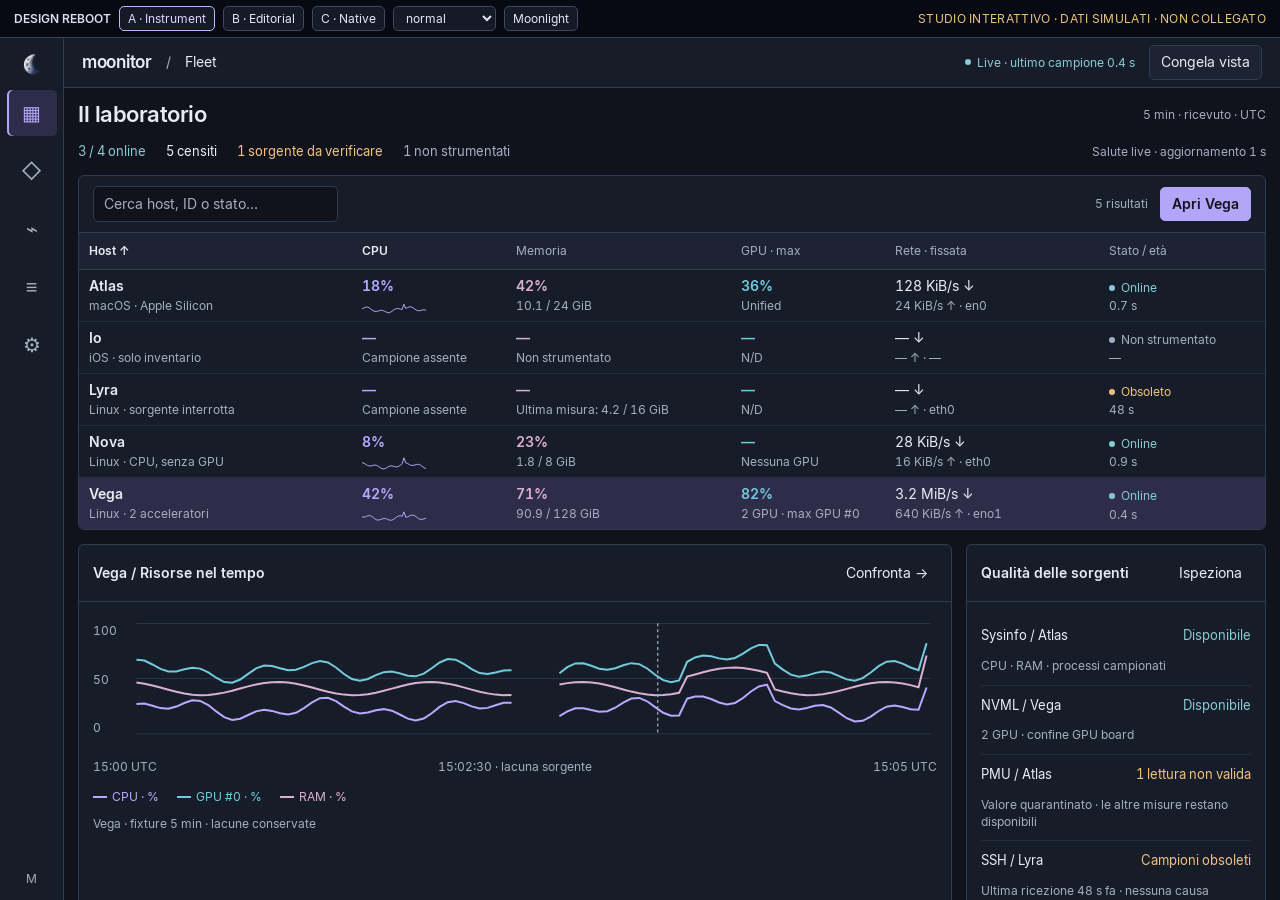
<file: design/reboot/index.html>
<!doctype html>
<html lang="it"><head><meta charset="utf-8"><meta name="viewport" content="width=device-width, initial-scale=1"><title>Moonitor — Design Reboot / studi A · B · C</title><link rel="stylesheet" href="tokens.css"><link rel="stylesheet" href="compositions.css"></head>
<body><div id="studio" aria-label="Controlli dello studio"></div><div id="app"></div><dialog id="confirm"><form method="dialog"><div class="eyebrow">MODIFICA DELLA FIXTURE</div><h2 id="confirm-title"></h2><p>La rimozione riguarda soltanto i dati simulati di questo studio. Nessun agente o archivio reale viene modificato.</p><div class="actions"><button value="cancel" autofocus>Annulla</button><button value="remove" class="danger">Rimuovi dalla fixture</button></div></form></dialog><script src="workbench.js"></script></body></html>
</file>
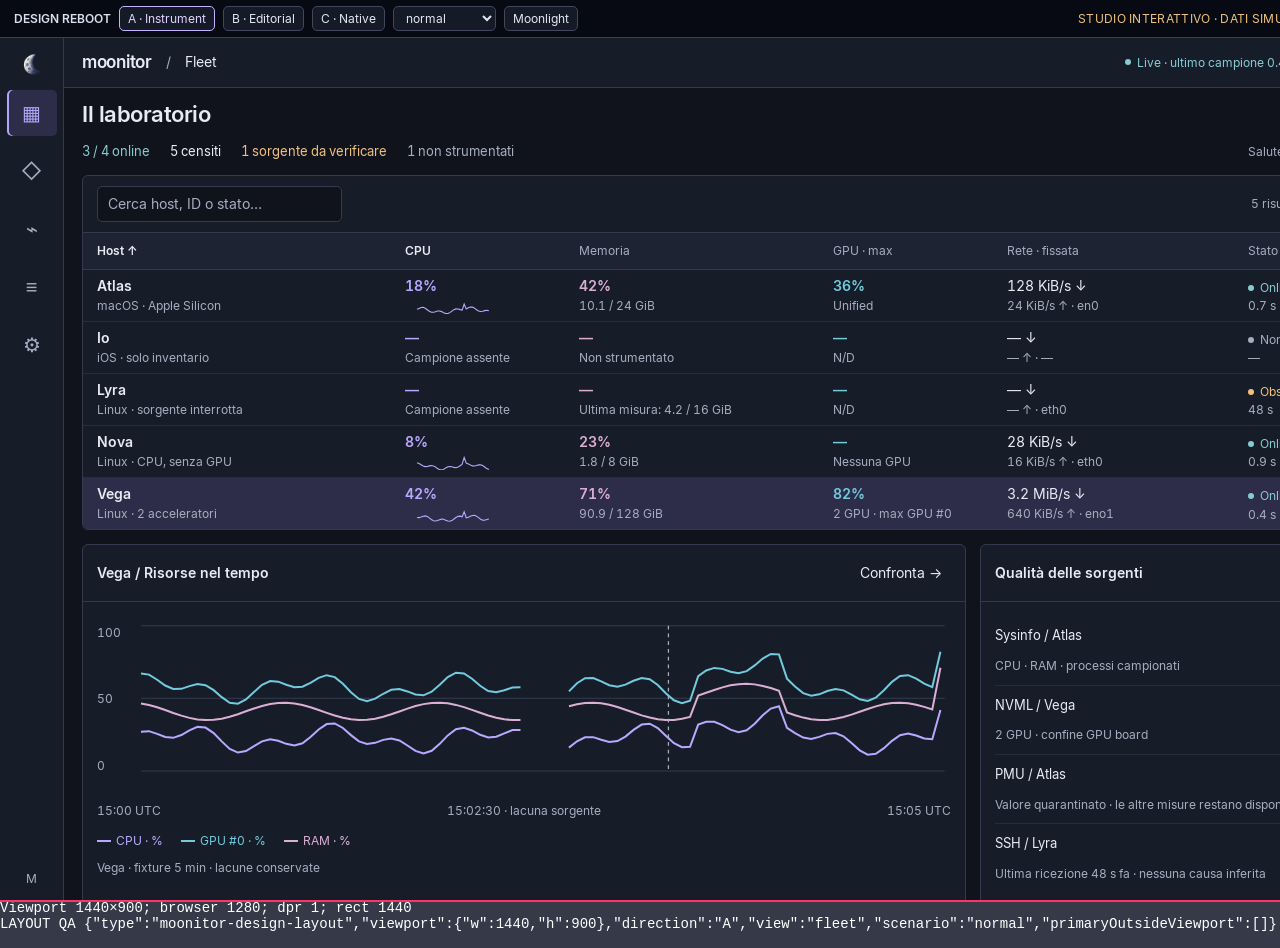
<file: design/reboot/viewport.html>
<!doctype html><html lang="it"><meta charset="utf-8"><title>Moonitor / fixed viewport design review</title><style>html,body{margin:0;background:#363a48}iframe{display:block;border:0;outline:2px solid #f36}</style><iframe title="Studio Moonitor a dimensione fissa"></iframe><script>const q=new URLSearchParams(location.search);const f=document.querySelector('iframe');f.width=q.get('w')||1440;f.height=q.get('h')||900;q.delete('w');q.delete('h');f.src='index.html?'+q;const o=document.createElement("output");o.style="display:block;color:white;font:14px monospace";o.textContent=`Viewport ${f.width}×${f.height}; browser ${innerWidth}; dpr ${devicePixelRatio}; rect ${f.getBoundingClientRect().width}`;document.body.append(o);window.addEventListener('message',e=>{if(e.origin!==location.origin||e.data.type!=='moonitor-design-layout')return;let l=document.getElementById('layout-report');if(!l){l=document.createElement('output');l.id='layout-report';l.style='display:block;color:white;font:14px monospace';document.body.append(l);}l.textContent='LAYOUT QA '+JSON.stringify(e.data);});</script></html>
</file>
<file: design/reboot/tokens.css>
@font-face{font-family:Inter;src:url('../../crates/moonitor-desktop/assets/Inter-Regular.ttf')}@font-face{font-family:Inter;src:url('../../crates/moonitor-desktop/assets/Inter-SemiBold.ttf');font-weight:600}
:root{color-scheme:dark;--canvas:#10131c;--surface:#171c29;--raised:#1d2332;--ink:#e8ebf3;--muted:#a5adbf;--line:#323b4e;--subtle:#262d3e;--accent:#b3a5f7;--selection:#2e2d49;--cpu:#b9a8ff;--gpu:#72cadd;--memory:#dbafd4;--healthy:#87cbd1;--warn:#efc17e;--danger:#f49caa;--shadow:0 18px 48px #0006;--radius:6px;--body:14px;--meta:12px;--row:52px}
[data-theme=light]{color-scheme:light;--canvas:#f3f4f8;--surface:#fff;--raised:#f8f9fc;--ink:#232b3e;--muted:#5f6b80;--line:#d7dce6;--subtle:#e9ecf3;--accent:#6350ac;--selection:#ede8fb;--cpu:#6b56b2;--gpu:#216e86;--memory:#925381;--healthy:#276d77;--warn:#8c5715;--danger:#a03049;--shadow:0 18px 48px #23304726}
*{box-sizing:border-box}body{margin:0;font:var(--body)/1.45 Inter,-apple-system,BlinkMacSystemFont,sans-serif;background:var(--canvas);color:var(--ink);font-variant-numeric:tabular-nums}button,input,select{font:inherit;color:inherit}button{background:var(--raised);border:1px solid var(--line);border-radius:5px;padding:6px 11px;cursor:pointer;white-space:nowrap}button:hover{border-color:var(--accent)}button:disabled{cursor:default;opacity:.5}button:focus-visible,input:focus-visible,select:focus-visible,a:focus-visible,tr:focus-visible{outline:2px solid var(--accent);outline-offset:3px}button.primary{background:var(--accent);color:var(--canvas);border-color:var(--accent);font-weight:600}.text-button{background:none;border-color:transparent;padding:5px 8px}.danger{color:var(--danger);border-color:var(--danger)}input,select{background:var(--canvas);border:1px solid var(--line);border-radius:5px;padding:7px 10px;min-width:0}input::placeholder{color:var(--muted)}h1,h2,h3,p{margin:0}h1{font-size:22px;font-weight:600;letter-spacing:-.5px}h2{font-size:17px;font-weight:600}h3{font-size:14px;font-weight:600}.muted,small{color:var(--muted)}small,.meta,.eyebrow{font-size:12px}.eyebrow{text-transform:uppercase;letter-spacing:1.1px;color:var(--muted)}strong{font-weight:600}.mono{font-family:ui-monospace,SFMono-Regular,monospace}.value{font-size:22px;line-height:1.2;font-weight:600;letter-spacing:-.6px}.actions,.line,.toolbar,.legend,.status-strip{display:flex;align-items:center;gap:12px}.spread{justify-content:space-between}.grow{flex:1}.stack{display:flex;flex-direction:column;gap:12px;min-width:0}.status{display:inline-flex;align-items:center;gap:6px;font-size:12px;white-space:nowrap}.dot{width:6px;height:6px;border-radius:50%;background:currentColor;display:inline-block}.healthy{color:var(--healthy)}.warn{color:var(--warn)}.cpu{color:var(--cpu)}.gpu{color:var(--gpu)}.memory{color:var(--memory)}.mark{border-left:3px solid var(--warn);background:var(--raised);padding:10px 12px}.panel{min-width:0;overflow:hidden;background:var(--surface);border:1px solid var(--line);border-radius:var(--radius)}.panel-head{padding:12px 14px;display:flex;gap:10px;align-items:center;justify-content:space-between;border-bottom:1px solid var(--line)}.panel-body{padding:14px}.panel-head h2{font-size:14px}.rule{height:1px;background:var(--line)}.legend{gap:18px;font-size:12px;flex-wrap:wrap}.legend i{display:inline-block;width:14px;height:2px;background:currentColor;vertical-align:middle;margin-right:5px}.tag{padding:2px 6px;border:1px solid var(--line);border-radius:3px;font-size:12px}.badge{background:var(--selection);color:var(--accent);padding:4px 7px;border-radius:4px;font-size:12px}.spark{width:96px;height:24px;vertical-align:middle}.spark path{stroke:var(--cpu);fill:none;stroke-width:1.5}.chart{width:100%;min-height:120px;display:block;overflow:visible}.chart .grid{stroke:var(--line);stroke-width:1}.chart text{fill:var(--muted);font:12px Inter}.chart path{fill:none;stroke-width:2;vector-effect:non-scaling-stroke}.chart .cursor{stroke:var(--muted);stroke-dasharray:4 4}.chart-labels{display:flex;justify-content:space-between;font-size:12px;color:var(--muted);margin-top:2px}.chart-wrap{position:relative}.chart-tip{position:absolute;top:8px;left:42%;background:var(--raised);border:1px solid var(--line);border-radius:4px;padding:5px 8px;font-size:12px;pointer-events:none;display:none}.chart-wrap:hover .chart-tip{display:block}.chart-wrap svg{cursor:crosshair}.chart-note{font-size:12px;color:var(--muted);padding-top:10px}.grid-table{border-collapse:collapse;width:100%;text-align:left;table-layout:fixed}.grid-table th{font-size:12px;color:var(--muted);font-weight:400;background:var(--raised);padding:9px 14px;border-bottom:1px solid var(--line)}.grid-table td{height:var(--row);padding:8px 14px;border-bottom:1px solid var(--subtle);vertical-align:middle;font-size:14px;overflow:hidden;text-overflow:ellipsis}.grid-table tr:last-child td{border-bottom:0}.grid-table tbody tr{cursor:pointer}.grid-table tbody tr:hover{background:var(--raised)}.grid-table tr.selected{background:var(--selection)}.grid-table td small{display:block;margin-top:2px}.grid-table .num{font-weight:600}.grid-table button{padding:0;border:0;background:none}.grid-table th button{font-size:12px;font-weight:600;color:var(--ink)}.metric-cells{display:grid;grid-template-columns:repeat(16,1fr);gap:4px}.metric-cells span{height:40px;background:var(--subtle);position:relative;border-radius:2px}.metric-cells i{position:absolute;left:0;right:0;bottom:0;background:var(--cpu);opacity:.8}.core-labels{display:flex;justify-content:space-between;color:var(--muted);font-size:12px}.field{display:flex;flex-direction:column;gap:6px}.field label{font-size:12px;color:var(--muted)}.form-grid{display:grid;grid-template-columns:1fr 1fr;gap:14px}.empty{padding:36px 28px;max-width:680px}.empty h2{margin:10px 0}.empty p{color:var(--muted);margin-bottom:16px}.feed{list-style:none;padding:0;margin:0}.feed li{padding:11px 14px;border-bottom:1px solid var(--subtle);display:flex;gap:12px;align-items:baseline}.feed li:last-child{border-bottom:0}.feed time{font-size:12px;color:var(--muted);min-width:52px}.feed .desc{font-size:13px}.feed small{display:block;margin-top:3px}.meter{height:4px;background:var(--subtle);margin:8px 0}.meter span{display:block;height:100%;background:var(--memory)}dialog{background:var(--surface);color:var(--ink);border:1px solid var(--line);border-radius:10px;box-shadow:var(--shadow);padding:28px;width:480px}dialog::backdrop{background:#080d1b8c}dialog h2{margin:12px 0}dialog p{margin-bottom:24px;color:var(--muted)}dialog .actions{justify-content:flex-end}#studio{height:38px;background:#070a12;color:#d8dfef;display:flex;align-items:center;gap:8px;padding:0 14px;border-bottom:1px solid #384056;font-size:12px}#studio button,#studio select{padding:3px 8px;border-color:#41485d;background:#151a27;font-size:12px;color:#e2e6f4}#studio .active{border-color:#c5b2ff;color:#dfd2ff}#studio .fixture{margin-left:auto;color:#edc27f;letter-spacing:.3px}.moon{width:27px;height:27px;object-fit:contain}.app-name{font-size:17px;font-weight:600;letter-spacing:-.3px}.app-toolbar{height:50px;padding:0 18px;border-bottom:1px solid var(--line);display:flex;align-items:center;gap:14px;background:var(--surface)}.contextbar{min-height:54px;padding:10px 0;display:flex;align-items:center;gap:12px}.contextbar h1{flex:1}.section-tabs{display:flex;gap:4px;border-bottom:1px solid var(--line)}.section-tabs button{border:0;background:none;border-radius:0;padding:10px 14px;color:var(--muted)}.section-tabs button.active{color:var(--ink);box-shadow:inset 0 -2px var(--accent);font-weight:600}.source-row{display:grid;grid-template-columns:1fr auto;gap:12px;padding:10px 0;border-bottom:1px solid var(--subtle);font-size:13px}.source-row:last-child{border:0}.source-row small{grid-column:1/-1}.property{display:flex;justify-content:space-between;padding:8px 0;border-bottom:1px solid var(--subtle);gap:14px;font-size:13px}.property:last-child{border:0}.property span:first-child{color:var(--muted)}.subnav{display:flex;gap:4px;flex-wrap:wrap}.subnav .active{background:var(--selection);color:var(--accent);border-color:var(--accent)}.gpu-devices{display:flex;gap:8px;margin-bottom:12px}.gpu-devices button.active{border-color:var(--gpu);color:var(--gpu)}.focus-source{font-size:12px;color:var(--muted);padding:12px 0}.notice-bar{padding:8px 12px;background:var(--selection);font-size:12px;color:var(--accent);border-bottom:1px solid var(--line)}.not-instrumented{color:var(--muted);font-size:12px}button svg{width:16px;height:16px;vertical-align:middle}a{color:var(--accent)}.host-link{font-weight:600}

.chart-axis{position:absolute;inset:4% auto 14% 0;display:flex;flex-direction:column;justify-content:space-between;font-size:12px;color:var(--muted);pointer-events:none}.app-toolbar,.editorial-nav,#studio{flex-shrink:0}.chart-wrap .chart{min-height:120px}
</file>
<file: design/reboot/compositions.css>
/* A / Instrument: stable resource grid and rapid fleet comparison. */
body[data-direction=A] #app{display:grid;grid-template-columns:64px 1fr;height:calc(100vh - 38px)}.rail{background:var(--surface);border-right:1px solid var(--line);display:flex;flex-direction:column;align-items:center;padding:13px 6px;gap:12px}.rail .nav-item{width:50px;height:46px;display:flex;align-items:center;justify-content:center;background:none;border:0;color:var(--muted);font-size:20px}.rail .nav-item.active{background:var(--selection);color:var(--accent);box-shadow:inset 2px 0 var(--accent)}.rail .bottom{margin-top:auto}.workbench{display:flex;flex-direction:column;min-width:0;min-height:0}.workspace{padding:0 18px 16px;min-height:0;overflow:auto;flex:1}.status-strip{padding:0 0 14px;font-size:13px;gap:20px}.status-strip .state-filter{background:none;border:0;padding:0;font-size:13px}.fleet-lower{display:grid;grid-template-columns:minmax(0,1.6fr) minmax(290px,.8fr);gap:14px;margin-top:14px}.operational-chart .chart{height:184px}.fleet-table .toolbar{padding:10px 14px;border-bottom:1px solid var(--line)}.fleet-table .toolbar input{width:245px}.source-block{padding:0 14px}.host-grid{display:grid;grid-template-columns:1.3fr 1.05fr .9fr;gap:12px}.host-grid .panel{border-radius:4px}.host-grid .compute .chart{height:98px;min-height:90px}.host-grid .io{min-height:152px}.host-grid .activity{grid-column:1/3}.host-grid .diagnostics{grid-column:3}.host-grid .panel-body{padding:12px}.host-grid .panel-head{padding:9px 12px}.host-grid .grid-table td{height:36px;padding-top:5px;padding-bottom:5px}.setup-grid{display:grid;grid-template-columns:310px minmax(0,1fr);gap:16px}.setup-list button{width:100%;text-align:left;background:none;border:0;border-radius:0;padding:14px;border-bottom:1px solid var(--subtle)}.setup-list button.active{background:var(--selection);box-shadow:inset 3px 0 var(--accent)}.setup-list small{display:block;font-size:12px;color:var(--muted);padding-top:3px}.setup-details{padding:20px 24px}.setup-details .form-grid{max-width:760px}.setup-details .actions{margin-top:20px}.setup-sections{display:flex;gap:4px;margin:16px 0}.setup-sections button{background:none;border-color:transparent}.setup-sections button.active{background:var(--selection);color:var(--accent)}.focused-grid{display:grid;grid-template-columns:minmax(0,1fr) 290px;gap:14px}.focused-grid .chart{height:240px}.focused-grid .process-panel{margin-top:14px}.node-context{font-size:12px;color:var(--muted)}
/* B / Technical editorial: read a situation, then inspect evidence in a broad column. */
body[data-direction=B]{--row:50px;--radius:0px}body[data-direction=B] #app{display:flex;flex-direction:column;height:calc(100vh - 38px)}.editorial-nav{height:58px;display:flex;align-items:center;gap:24px;padding:0 28px;background:var(--surface);border-bottom:1px solid var(--line)}.editorial-nav .brand{display:flex;align-items:center;gap:10px;margin-right:28px}.editorial-nav .nav-item{height:58px;border:0;border-radius:0;background:none;color:var(--muted);padding:0 4px}.editorial-nav .nav-item.active{color:var(--ink);box-shadow:inset 0 -3px var(--accent)}body[data-direction=B] .app-toolbar{height:40px;background:transparent;padding:0 28px;border-bottom:0;font-size:12px}body[data-direction=B] .workspace{padding:0 28px 20px}body[data-direction=B] .contextbar{padding:18px 0 16px}body[data-direction=B] h1{font-size:28px;letter-spacing:-.8px}body[data-direction=B] .panel{border-left:0;border-right:0;border-radius:0}body[data-direction=B] .panel-head{padding-left:0;padding-right:0;background:transparent}body[data-direction=B] .panel-body{padding-left:0;padding-right:0}.editorial-grid{display:grid;grid-template-columns:minmax(0,1fr) 300px;gap:28px}.editorial-main{min-width:0}.editorial-aside{border-left:1px solid var(--line);padding-left:22px}.editorial-intro{font-size:17px;line-height:1.5;max-width:800px;padding:0 0 16px}.editorial-intro span{color:var(--muted)}body[data-direction=B] .fleet-lower{display:block}body[data-direction=B] .operational-chart .chart{height:155px}body[data-direction=B] .fleet-table .toolbar{padding-left:0;padding-right:0}body[data-direction=B] .grid-table th,body[data-direction=B] .grid-table td{padding-left:9px;padding-right:9px}body[data-direction=B] .status-strip{padding-bottom:18px}.editorial-aside h2{font-size:19px;letter-spacing:-.3px;margin:6px 0 14px}.editorial-aside .feed li{padding-left:0;padding-right:0;flex-direction:column;gap:3px}.editorial-aside .chart{height:125px}.editorial-aside .source-row{padding:13px 0}.resource-index{display:flex;flex-direction:column;width:138px;flex-shrink:0;gap:7px;border-right:1px solid var(--line);padding-right:16px}.resource-index button{text-align:left;background:none;border-color:transparent;padding:9px}.resource-index button.active{border-left:2px solid var(--accent);border-radius:0;color:var(--accent)}.editorial-host{display:flex;gap:24px}.editorial-host-body{flex:1;min-width:0}.editorial-host .chart{height:230px}.editorial-metrics{display:grid;grid-template-columns:repeat(3,1fr);gap:20px;padding:15px 0 20px;border-bottom:1px solid var(--line);margin-bottom:16px}.editorial-metrics .value{font-size:28px}.editorial-host .metric-cells span{height:48px}body[data-direction=B] .setup-grid{grid-template-columns:260px 1fr}body[data-direction=B] .setup-details{padding:6px 0}body[data-direction=B] .setup-list{background:transparent}body[data-direction=B] .setup-list button{padding-left:0}body[data-direction=B] .setup-list button.active{padding-left:12px}.setup-document{display:grid;grid-template-columns:minmax(0,1fr) 250px;gap:28px}.setup-document .side-note{padding:18px;border-left:1px solid var(--line);font-size:13px;color:var(--muted)}
/* C / Native workspace: source list, toolbar, central table and persistent detail pane. */
body[data-direction=C]{--radius:8px;--row:47px}body[data-direction=C] #app{height:calc(100vh - 38px);display:grid;grid-template-columns:174px 1fr}.native-sidebar{background:var(--surface);border-right:1px solid var(--line);padding:18px 10px;display:flex;flex-direction:column;gap:6px}.native-sidebar .brand{display:flex;align-items:center;gap:8px;margin:0 8px 22px}.native-sidebar .nav-item{display:flex;align-items:center;gap:10px;text-align:left;padding:9px 12px;background:none;border:0;color:var(--muted)}.native-sidebar .nav-item.active{background:var(--selection);color:var(--accent);font-weight:600}.native-sidebar .sidebar-status{margin-top:auto;padding:12px 10px;border-top:1px solid var(--line);font-size:12px;color:var(--muted)}body[data-direction=C] .app-toolbar{height:52px}.native-content{display:grid;grid-template-columns:minmax(0,1fr) 274px;min-height:0;flex:1}.native-main{padding:0 16px 16px;overflow:auto;min-width:0}.native-inspector{border-left:1px solid var(--line);background:var(--surface);padding:18px;overflow:auto}.native-inspector h2{font-size:20px;margin:12px 0 4px}.native-inspector .chart{height:128px}.native-inspector .property{padding:10px 0}.native-inspector .actions{margin-top:16px;flex-wrap:wrap}body[data-direction=C] .workspace{padding:0;overflow:hidden;display:flex;flex-direction:column}body[data-direction=C] .contextbar{min-height:58px}.native-content .panel{border-radius:5px}.native-content .fleet-lower{display:block}.native-content .fleet-lower .chart{height:170px}.native-content .panel-head{padding:10px 12px}.native-content .grid-table td,.native-content .grid-table th{padding-left:11px;padding-right:11px}.native-content .fleet-table .toolbar input{width:180px}.native-content .status-strip{gap:12px;padding-bottom:12px}.native-content .status-strip .state-filter{font-size:12px}.native-content .fleet-table .spark{display:none}.native-content .metric-cells span{height:42px}.native-content .host-grid{grid-template-columns:1fr 1fr}.native-content .host-grid .compute{grid-column:1/-1}.native-content .host-grid .activity{grid-column:1/-1}.native-content .host-grid .diagnostics{grid-column:auto}.native-content .host-grid .compute .chart{height:154px}.native-content .focused-grid{display:block}.native-content .focused-grid .chart{height:210px}.native-content .focused-grid>aside{display:none}body[data-direction=C] .setup-grid{grid-template-columns:220px 1fr}.native-content .setup-details{padding:14px}.native-content .setup-details .form-grid{grid-template-columns:1fr}.native-content .setup-sections{gap:0;font-size:12px}.native-content .setup-sections button{font-size:12px;padding:6px 7px}
@media(max-width:1300px){.workspace{padding-left:14px;padding-right:14px}.grid-table th,.grid-table td{padding-left:10px;padding-right:10px}.spark{width:64px}.fleet-lower{grid-template-columns:minmax(0,1.5fr) 300px}.host-grid{grid-template-columns:1.2fr 1fr .9fr}.host-grid .panel-body{padding:10px}.host-grid .grid-table td{font-size:13px;height:34px}.host-grid .value{font-size:20px}.operational-chart .chart{height:140px}.setup-details{padding:18px}.editorial-grid{grid-template-columns:minmax(0,1fr) 260px;gap:20px}.editorial-nav{gap:20px;padding:0 22px}body[data-direction=B] .workspace{padding-left:22px;padding-right:22px}.editorial-intro{font-size:15px}.setup-document{grid-template-columns:minmax(0,1fr) 200px;gap:18px}body[data-direction=C] #app{grid-template-columns:150px 1fr}.native-content{grid-template-columns:minmax(0,1fr) 240px}.native-content .optional{display:none}.native-content .grid-table td{font-size:13px}.native-content .contextbar h1{font-size:20px}.native-content .fleet-lower .chart{height:130px}}

/* Keep the primary five-row comparison and chart legend in the reference viewport. */
.fleet-table .spark{display:block;height:18px}.fleet-table td{padding-top:6px;padding-bottom:6px}.fleet-table td small{line-height:1.35}.status-strip{flex-wrap:wrap}.grid-table .status{white-space:normal}.grid-table .host-link{text-align:left;white-space:normal}
body[data-direction=B] .editorial-intro{padding-bottom:10px;font-size:15px}body[data-direction=B] .status-strip{padding-bottom:10px}body[data-direction=B] .contextbar{padding:10px 0}body[data-direction=B] .fleet-lower .sources{display:none}body[data-direction=B] .operational-chart .chart{height:128px}body[data-direction=B] .fleet-lower{margin-top:10px}body[data-direction=B] .panel-head{padding-top:9px;padding-bottom:9px}
.native-content .status-strip>.grow,.native-content .status-strip>.meta{display:none}.native-content .setup-grid{grid-template-columns:180px minmax(0,1fr)}.native-content .form-grid{gap:10px}.native-content .setup-details .actions{flex-wrap:wrap}.native-content .setup-details{padding:12px}.native-content .setup-details .property{flex-wrap:wrap;gap:4px}.native-content .gpu-devices{flex-wrap:wrap}.native-content .contextbar{flex-wrap:wrap}.native-content .contextbar .node-context{display:none}

.host-grid.without-gpu{grid-template-columns:1.5fr 1fr}.host-grid.without-gpu .activity{grid-column:1}.host-grid.without-gpu .diagnostics{grid-column:2}
</file>
